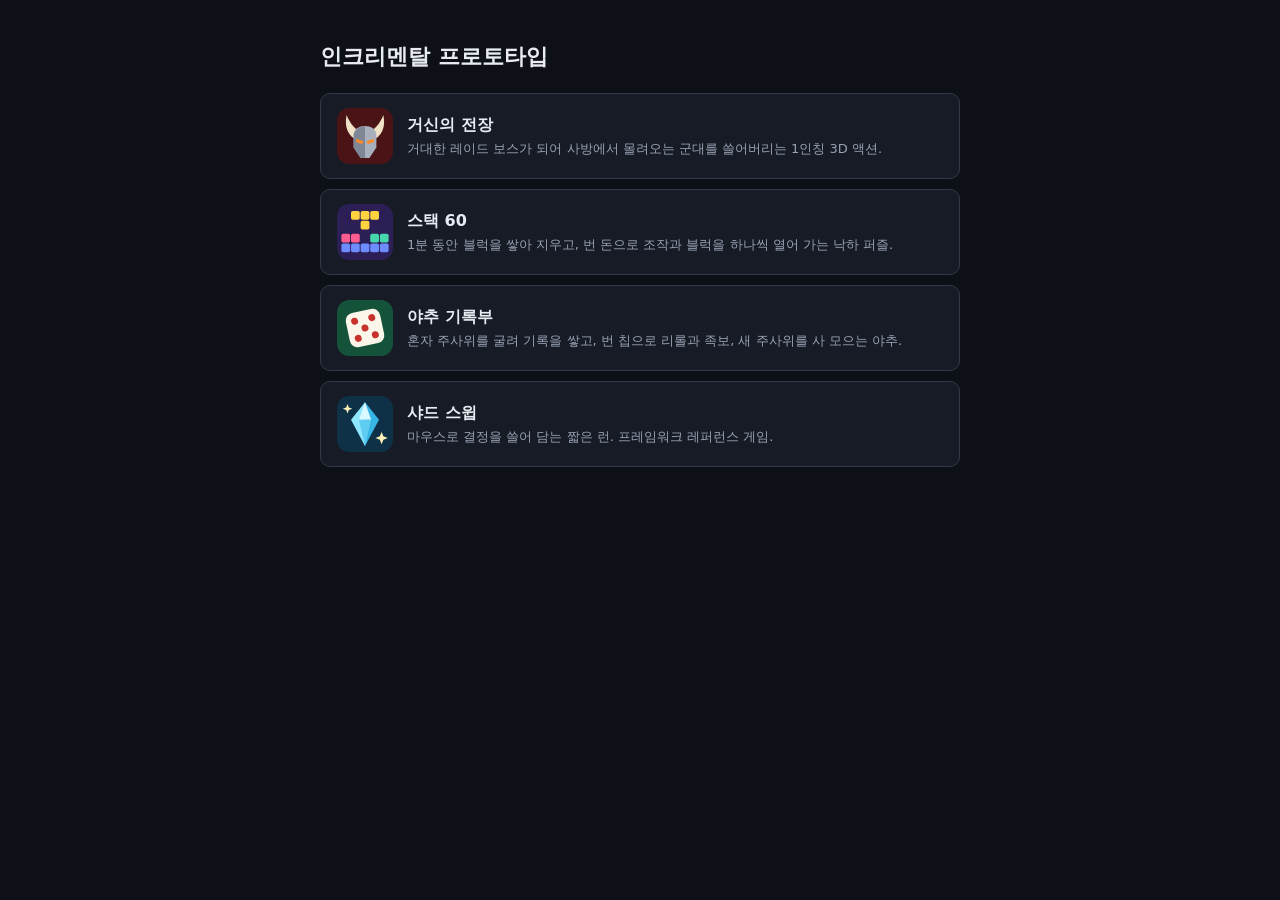
<file: index.html>
<!doctype html>
<html lang="ko">
  <head>
    <meta charset="UTF-8" />
    <meta name="viewport" content="width=device-width, initial-scale=1.0" />
    <title>인크리멘탈 프로토타입</title>
    <style>
      :root { color-scheme: dark; }
      body {
        margin: 0;
        min-height: 100vh;
        padding: 40px 16px;
        box-sizing: border-box;
        background: #0d1017;
        color: #e8ebf2;
        font: 15px/1.5 'Pretendard', 'Apple SD Gothic Neo', 'Malgun Gothic', system-ui, sans-serif;
      }
      main { max-width: 640px; margin: 0 auto; }
      h1 { margin: 0 0 20px; font-size: 22px; }
      ul { list-style: none; margin: 0; padding: 0; display: grid; gap: 10px; }
      a {
        display: block;
        padding: 14px 16px;
        background: #171b25;
        border: 1px solid #323a4b;
        border-radius: 10px;
        color: inherit;
        text-decoration: none;
      }
      a:hover, a:focus-visible { border-color: #ffc857; }
      .game-link { display: flex; align-items: center; gap: 14px; }
      .game-icon { flex: none; width: 56px; height: 56px; }
      strong { display: block; font-size: 16px; }
      span { color: #98a1b3; font-size: 13px; }
      li { position: relative; }
      .editor-link {
        position: absolute;
        right: 10px;
        top: 10px;
        padding: 3px 10px;
        font-size: 12px;
        color: #98a1b3;
      }
    </style>
    <script type="module" crossorigin src="./assets/main-BesG5t8I.js"></script>
    <link rel="modulepreload" crossorigin href="./assets/helpers-Dfcy-Kmj.js">
    <link rel="modulepreload" crossorigin href="./assets/types-4rIte7rE.js">
    <link rel="modulepreload" crossorigin href="./assets/game-Bwb5RKWh.js">
    <link rel="modulepreload" crossorigin href="./assets/node-data-BxSTLhiI.js">
    <link rel="modulepreload" crossorigin href="./assets/nodes-DGOYLgTH.js">
    <link rel="modulepreload" crossorigin href="./assets/game-BSry_J9k.js">
    <link rel="modulepreload" crossorigin href="./assets/game-jLyc4XNr.js">
    <link rel="modulepreload" crossorigin href="./assets/nodes-t-2dl3bg.js">
    <link rel="modulepreload" crossorigin href="./assets/game-tgYtKybv.js">
    <link rel="modulepreload" crossorigin href="./assets/nodes-D-NXODnc.js">
    <link rel="modulepreload" crossorigin href="./assets/game-DHMZC_Zm.js">
  </head>
  <body>
    <main>
      <h1>인크리멘탈 프로토타입</h1>
      <ul id="games"></ul>
    </main>
  </body>
</html>
</file>
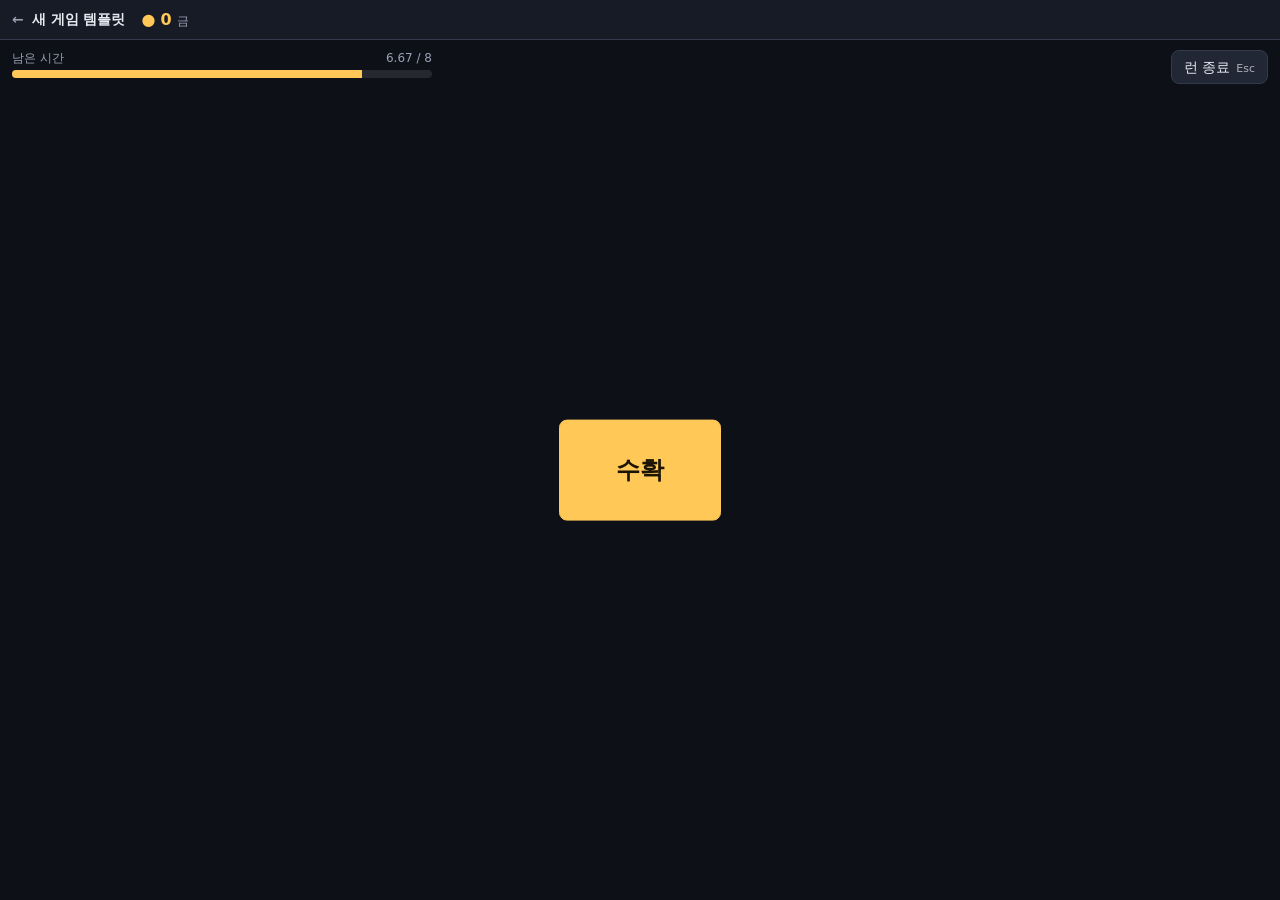
<file: games/_template/index.html>
<!doctype html>
<html lang="ko">
  <head>
    <meta charset="UTF-8" />
    <meta name="viewport" content="width=device-width, initial-scale=1.0" />
    <title>새 게임 템플릿</title>
    <script type="module" crossorigin src="../../assets/game-_template-DeR5yfRV.js"></script>
    <link rel="modulepreload" crossorigin href="../../assets/helpers-Dfcy-Kmj.js">
    <link rel="modulepreload" crossorigin href="../../assets/tree-view-B6yJx_lN.js">
    <link rel="modulepreload" crossorigin href="../../assets/run-options-BWgN2C4w.js">
    <link rel="modulepreload" crossorigin href="../../assets/types-4rIte7rE.js">
    <link rel="modulepreload" crossorigin href="../../assets/game-Bwb5RKWh.js">
    <link rel="stylesheet" crossorigin href="../../assets/tree-view-gRtzaPo-.css">
    <link rel="stylesheet" crossorigin href="../../assets/run-options-DPLwj1NY.css">
  </head>
  <body>
    <div id="app"></div>
  </body>
</html>
</file>
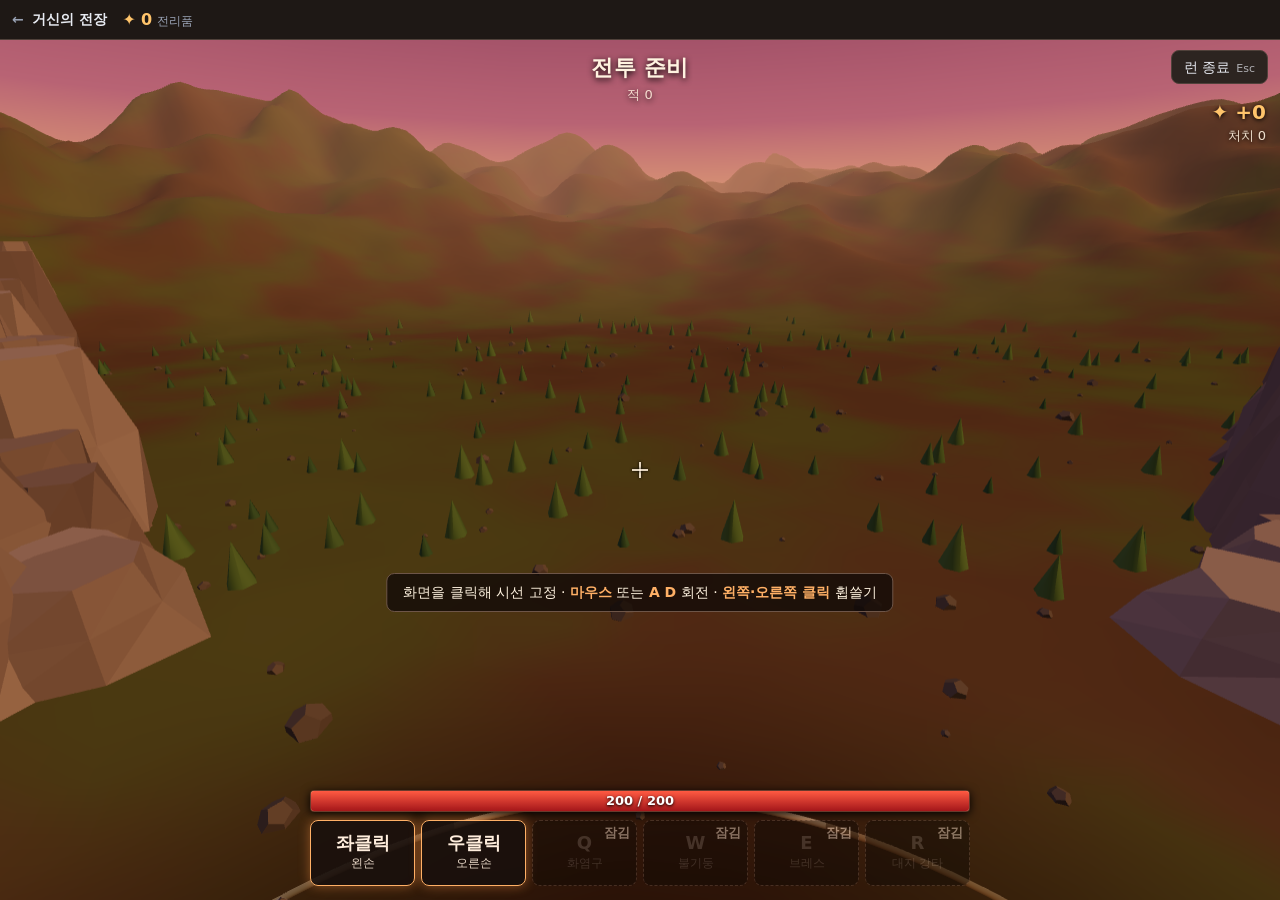
<file: games/raid-titan/index.html>
<!doctype html>
<html lang="ko">
  <head>
    <meta charset="UTF-8" />
    <meta name="viewport" content="width=device-width, initial-scale=1.0" />
    <title>거신의 전장</title>
    <script type="module" crossorigin src="../../assets/game-raid-titan-Bh16Uw5U.js"></script>
    <link rel="modulepreload" crossorigin href="../../assets/helpers-Dfcy-Kmj.js">
    <link rel="modulepreload" crossorigin href="../../assets/tree-view-B6yJx_lN.js">
    <link rel="modulepreload" crossorigin href="../../assets/run-options-BWgN2C4w.js">
    <link rel="modulepreload" crossorigin href="../../assets/run-options-DrbCneWl.js">
    <link rel="modulepreload" crossorigin href="../../assets/types-4rIte7rE.js">
    <link rel="modulepreload" crossorigin href="../../assets/node-data-BxSTLhiI.js">
    <link rel="modulepreload" crossorigin href="../../assets/nodes-DGOYLgTH.js">
    <link rel="modulepreload" crossorigin href="../../assets/game-BSry_J9k.js">
    <link rel="stylesheet" crossorigin href="../../assets/tree-view-gRtzaPo-.css">
    <link rel="stylesheet" crossorigin href="../../assets/run-options-DPLwj1NY.css">
    <link rel="stylesheet" crossorigin href="../../assets/game-raid-titan-DBEPSPsi.css">
  </head>
  <body>
    <div id="app"></div>
  </body>
</html>
</file>
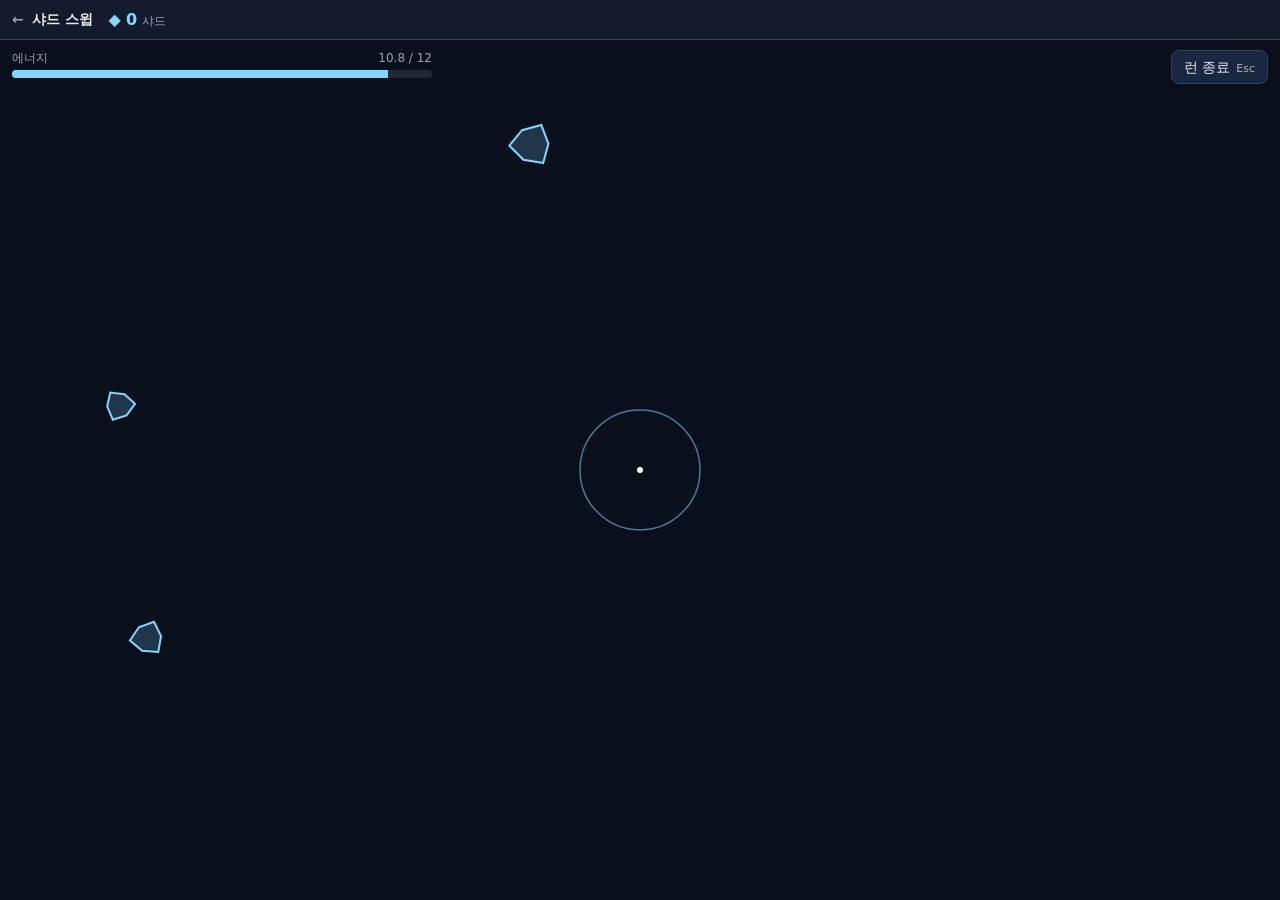
<file: games/shard-sweep/index.html>
<!doctype html>
<html lang="ko">
  <head>
    <meta charset="UTF-8" />
    <meta name="viewport" content="width=device-width, initial-scale=1.0" />
    <title>샤드 스윕</title>
    <script type="module" crossorigin src="../../assets/game-shard-sweep-BhQ6K4Eg.js"></script>
    <link rel="modulepreload" crossorigin href="../../assets/helpers-Dfcy-Kmj.js">
    <link rel="modulepreload" crossorigin href="../../assets/tree-view-B6yJx_lN.js">
    <link rel="modulepreload" crossorigin href="../../assets/run-options-BWgN2C4w.js">
    <link rel="modulepreload" crossorigin href="../../assets/types-4rIte7rE.js">
    <link rel="modulepreload" crossorigin href="../../assets/game-jLyc4XNr.js">
    <link rel="modulepreload" crossorigin href="../../assets/canvas-CnMf3MGV.js">
    <link rel="stylesheet" crossorigin href="../../assets/tree-view-gRtzaPo-.css">
    <link rel="stylesheet" crossorigin href="../../assets/run-options-DPLwj1NY.css">
  </head>
  <body>
    <div id="app"></div>
  </body>
</html>
</file>
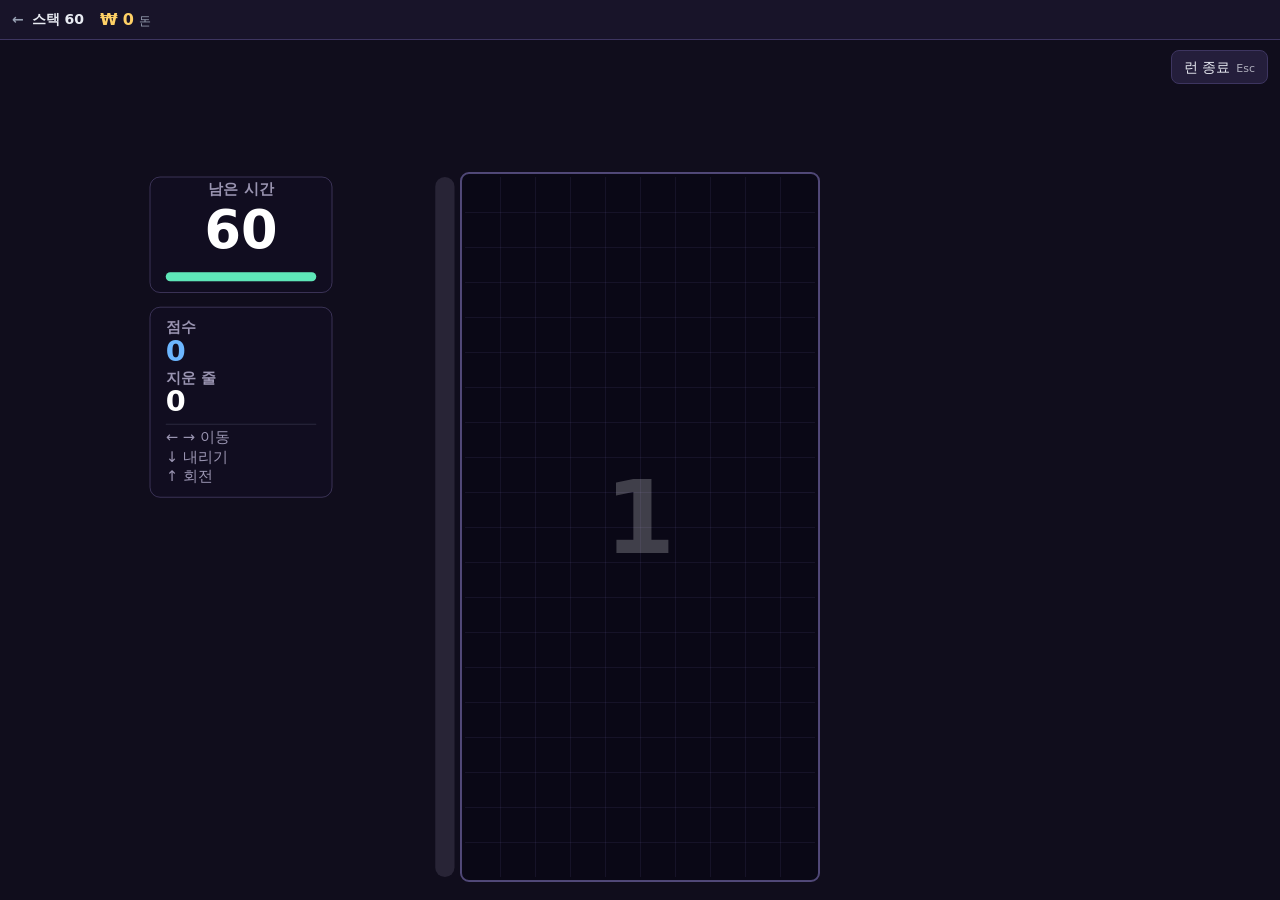
<file: games/stack-sixty/index.html>
<!doctype html>
<html lang="ko">
  <head>
    <meta charset="UTF-8" />
    <meta name="viewport" content="width=device-width, initial-scale=1.0" />
    <title>스택 60</title>
    <script type="module" crossorigin src="../../assets/game-stack-sixty-C2zCq8U1.js"></script>
    <link rel="modulepreload" crossorigin href="../../assets/helpers-Dfcy-Kmj.js">
    <link rel="modulepreload" crossorigin href="../../assets/tree-view-B6yJx_lN.js">
    <link rel="modulepreload" crossorigin href="../../assets/run-options-BWgN2C4w.js">
    <link rel="modulepreload" crossorigin href="../../assets/run-options-DrbCneWl.js">
    <link rel="modulepreload" crossorigin href="../../assets/types-4rIte7rE.js">
    <link rel="modulepreload" crossorigin href="../../assets/node-data-BxSTLhiI.js">
    <link rel="modulepreload" crossorigin href="../../assets/nodes-t-2dl3bg.js">
    <link rel="modulepreload" crossorigin href="../../assets/game-tgYtKybv.js">
    <link rel="modulepreload" crossorigin href="../../assets/canvas-CnMf3MGV.js">
    <link rel="stylesheet" crossorigin href="../../assets/tree-view-gRtzaPo-.css">
    <link rel="stylesheet" crossorigin href="../../assets/run-options-DPLwj1NY.css">
    <link rel="stylesheet" crossorigin href="../../assets/game-stack-sixty-xwbu5Iz2.css">
  </head>
  <body>
    <div id="app"></div>
  </body>
</html>
</file>
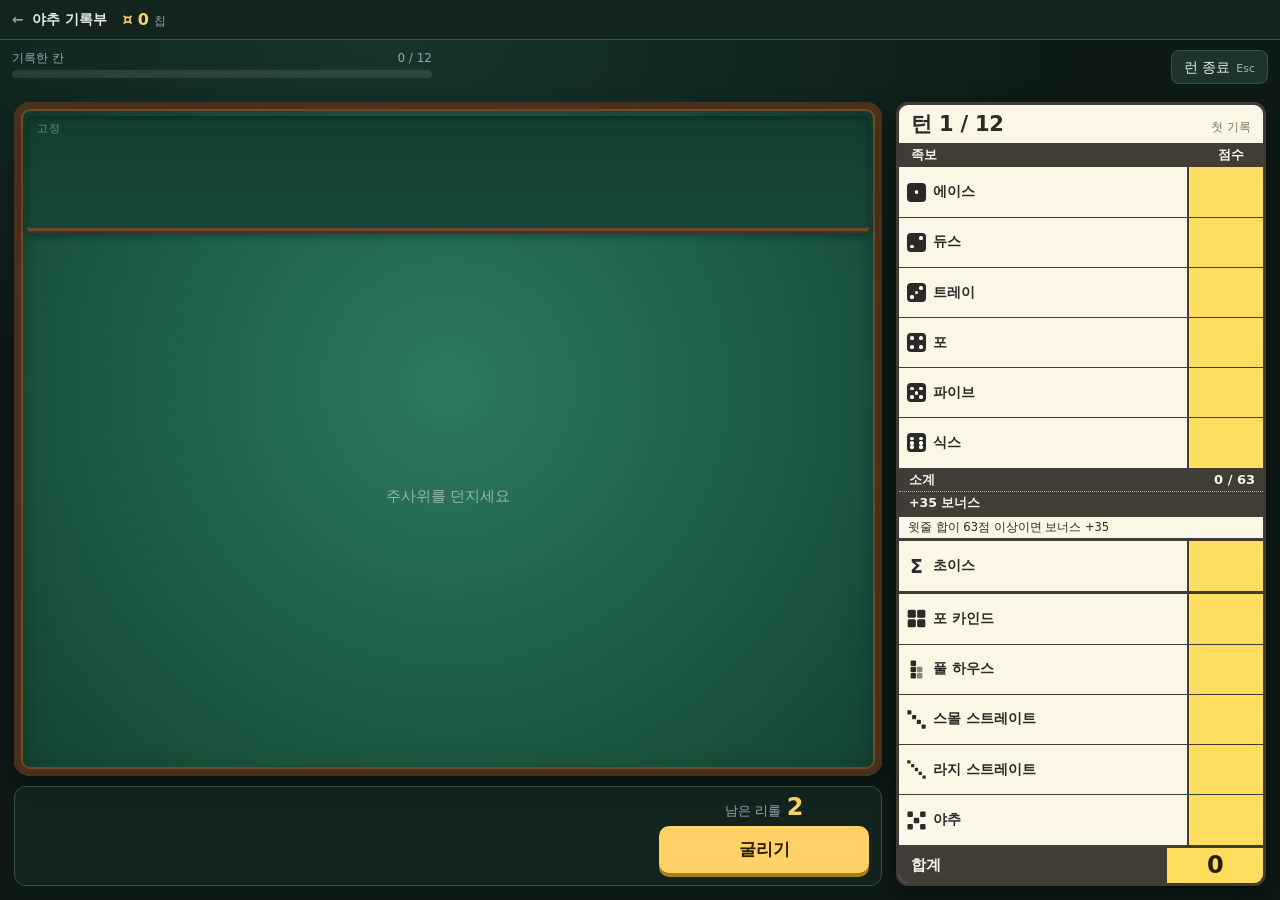
<file: games/yacht-ledger/index.html>
<!doctype html>
<html lang="ko">
  <head>
    <meta charset="UTF-8" />
    <meta name="viewport" content="width=device-width, initial-scale=1.0" />
    <title>야추 기록부</title>
    <script type="module" crossorigin src="../../assets/game-yacht-ledger-CXQXkFSC.js"></script>
    <link rel="modulepreload" crossorigin href="../../assets/helpers-Dfcy-Kmj.js">
    <link rel="modulepreload" crossorigin href="../../assets/tree-view-B6yJx_lN.js">
    <link rel="modulepreload" crossorigin href="../../assets/run-options-BWgN2C4w.js">
    <link rel="modulepreload" crossorigin href="../../assets/types-4rIte7rE.js">
    <link rel="modulepreload" crossorigin href="../../assets/node-data-BxSTLhiI.js">
    <link rel="modulepreload" crossorigin href="../../assets/nodes-D-NXODnc.js">
    <link rel="modulepreload" crossorigin href="../../assets/game-DHMZC_Zm.js">
    <link rel="modulepreload" crossorigin href="../../assets/canvas-CnMf3MGV.js">
    <link rel="stylesheet" crossorigin href="../../assets/tree-view-gRtzaPo-.css">
    <link rel="stylesheet" crossorigin href="../../assets/run-options-DPLwj1NY.css">
    <link rel="stylesheet" crossorigin href="../../assets/game-yacht-ledger-CLpUfGGQ.css">
  </head>
  <body>
    <div id="app"></div>
  </body>
</html>
</file>
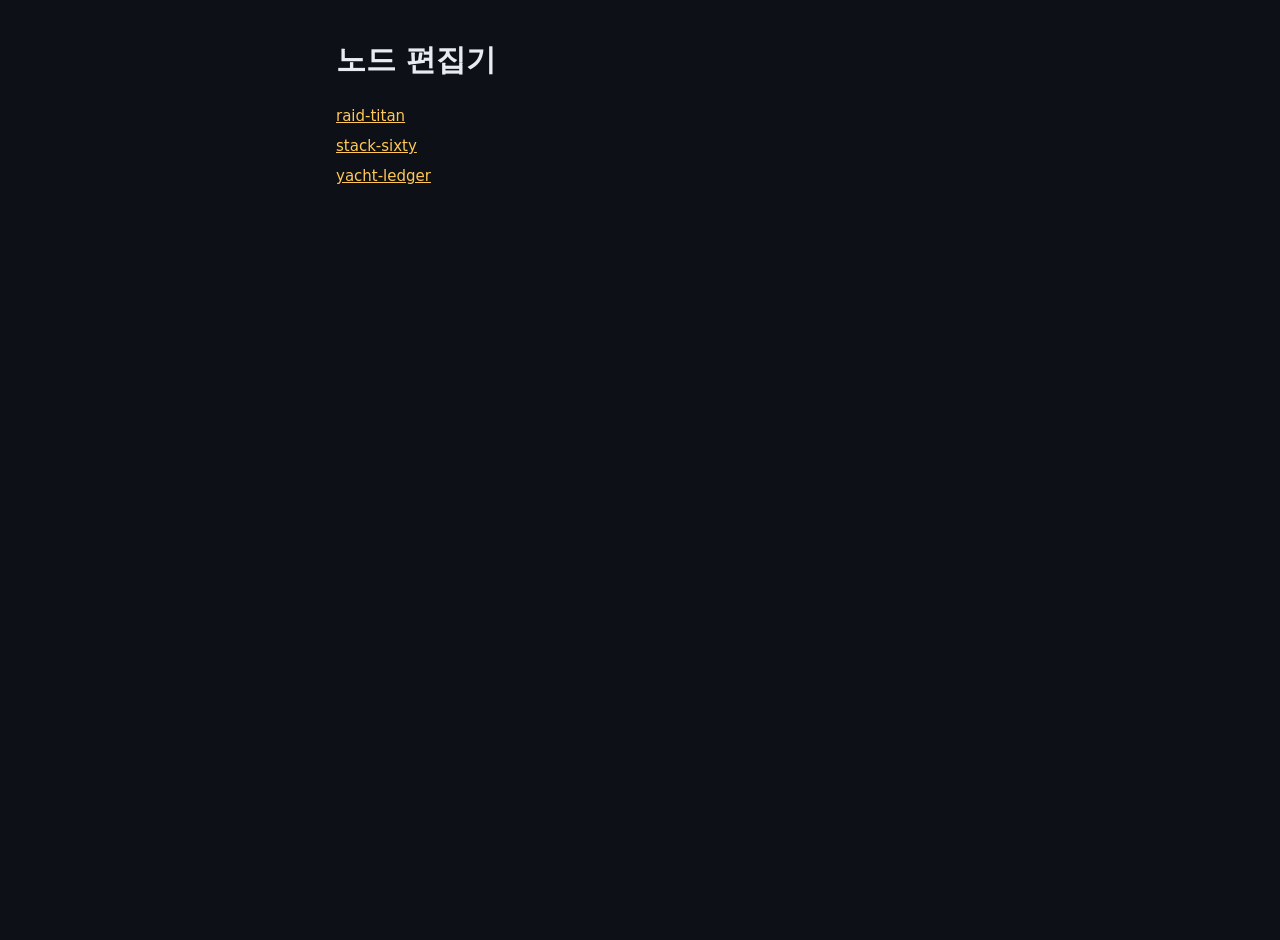
<file: editor.html>
<!doctype html>
<html lang="ko">
  <head>
    <meta charset="UTF-8" />
    <meta name="viewport" content="width=device-width, initial-scale=1.0" />
    <title>노드 편집기</title>
    <style>
      html, body, #app { height: 100%; margin: 0; }
      body { background: #0d1017; }
    </style>
    <script type="module" crossorigin src="./assets/editor-DT9W8Nrp.js"></script>
    <link rel="modulepreload" crossorigin href="./assets/helpers-Dfcy-Kmj.js">
    <link rel="modulepreload" crossorigin href="./assets/tree-view-B6yJx_lN.js">
    <link rel="modulepreload" crossorigin href="./assets/node-data-BxSTLhiI.js">
    <link rel="stylesheet" crossorigin href="./assets/tree-view-gRtzaPo-.css">
    <link rel="stylesheet" crossorigin href="./assets/editor-DX-PJrjj.css">
  </head>
  <body>
    <div id="app"></div>
  </body>
</html>
</file>
<file: assets/tree-view-gRtzaPo-.css>
:root{--bg: #0d1017;--bg-grid: #1a1f2b;--surface: #171b25;--surface-2: #212734;--border: #323a4b;--text: #e8ebf2;--text-dim: #98a1b3;--accent: #ffc857;--accent-ink: #1b1403;--danger: #ff6b6b;--node-size: 68px;color-scheme:dark}*{box-sizing:border-box}[hidden]{display:none!important}html,body,#app{height:100%;margin:0}body{background:var(--bg);color:var(--text);font:14px/1.45 Pretendard,Apple SD Gothic Neo,Malgun Gothic,system-ui,sans-serif;font-variant-numeric:tabular-nums;overscroll-behavior:none}button{font:inherit;color:inherit}.shell{display:grid;grid-template-rows:auto 1fr;height:100%;background:var(--bg);color:var(--text)}.topbar{display:flex;flex-wrap:wrap;align-items:center;gap:8px 16px;padding:8px 12px;background:var(--surface);border-bottom:1px solid var(--border);z-index:3}.topbar__title{font-weight:700;white-space:nowrap}.topbar__title a{color:var(--text-dim);text-decoration:none;margin-right:8px}.topbar__title a:hover{color:var(--text)}.wallet{display:flex;flex-wrap:wrap;gap:6px 14px;flex:1;min-width:120px}.wallet__item{display:inline-flex;align-items:baseline;gap:5px;font-weight:700;font-size:16px}.wallet__item small{font-weight:400;font-size:12px;color:var(--text-dim)}.tabs{display:flex;gap:4px}.tabs button{background:transparent;border:1px solid var(--border);border-radius:6px;padding:4px 10px;cursor:pointer}.tabs button[aria-selected=true]{background:var(--surface-2);border-color:var(--accent)}.tabs button{position:relative}.tabs button[data-dot]:after{content:"";position:absolute;top:-4px;right:-4px;width:10px;height:10px;border-radius:50%;background:#ff3b4e;box-shadow:0 0 0 2px var(--surface),0 0 8px #ff3b4e}.outgame-page{position:absolute;top:0;right:0;bottom:0;left:0;z-index:20}.outgame-page[hidden]{display:none}.dev-panel__pages{display:grid;gap:6px}.dev-panel__pages:empty{display:none}.dev-panel__pages h3{margin:6px 0 0;font-size:13px}.btn{background:var(--surface-2);border:1px solid var(--border);border-radius:8px;padding:6px 12px;cursor:pointer;white-space:nowrap}.btn:hover{border-color:var(--text-dim)}.btn--primary{background:var(--accent);border-color:var(--accent);color:var(--accent-ink);font-weight:700;padding:8px 18px}.btn--primary:hover{filter:brightness(1.08);border-color:var(--accent)}.btn kbd{font:inherit;font-size:11px;opacity:.7;margin-left:6px}:focus-visible{outline:2px solid var(--accent);outline-offset:2px}.stage{position:relative;min-height:0;overflow:hidden}.screen{position:absolute;top:0;right:0;bottom:0;left:0}.screen[hidden]{display:none}.stats-panel{position:absolute;top:12px;left:12px;width:190px;max-height:calc(100% - 24px);overflow:auto;padding:10px 12px;background:color-mix(in srgb,var(--surface) 90%,transparent);border:1px solid var(--border);border-radius:10px;z-index:2}.stats-panel h2{margin:0 0 6px;font-size:12px;font-weight:600;color:var(--text-dim)}.stats-panel dl{display:grid;grid-template-columns:1fr auto;gap:2px 10px;margin:0;font-size:13px}.stats-panel dt{color:var(--text-dim)}.stats-panel dd{margin:0;text-align:right;font-weight:600}.summary{position:absolute;left:50%;bottom:16px;transform:translate(-50%);display:flex;flex-wrap:wrap;align-items:center;gap:8px 18px;max-width:calc(100% - 24px);padding:10px 16px;background:var(--surface);border:1px solid var(--border);border-radius:12px;box-shadow:0 10px 30px #00000073;z-index:30;animation:rise .25s ease-out}.summary[hidden]{display:none}.summary__reason{color:var(--text-dim)}.summary__earned{font-weight:700;font-size:16px}.summary__hint{color:var(--accent);font-size:13px}@keyframes rise{0%{opacity:0;transform:translate(-50%,10px)}to{opacity:1;transform:translate(-50%)}}.ingame__view{position:absolute;top:0;right:0;bottom:0;left:0}.hud{position:absolute;top:10px;left:12px;right:12px;display:flex;flex-wrap:wrap;align-items:flex-start;gap:8px;pointer-events:none;z-index:2}.hud__meters{flex:1;display:grid;gap:6px;max-width:420px;min-width:160px}.hud .btn{pointer-events:auto;margin-left:auto}.meter{display:grid;gap:2px;font-size:12px}.meter__label{display:flex;justify-content:space-between;color:var(--text-dim)}.meter__track{height:8px;background:#ffffff1a;border-radius:4px;overflow:hidden}.meter__fill{height:100%;width:0;background:var(--accent)}.dev-panel__run{display:contents}.tv-viewport{position:absolute;top:0;right:0;bottom:0;left:0;overflow:hidden;touch-action:none;cursor:grab;-webkit-user-select:none;user-select:none;background-color:var(--bg);background-image:radial-gradient(var(--bg-grid) 1.5px,transparent 1.5px);background-size:32px 32px}.tv-viewport.is-panning{cursor:grabbing}.tv-world{position:absolute;left:0;top:0;width:0;height:0;transform-origin:0 0}.tv-edges{position:absolute;left:0;top:0;width:1px;height:1px;overflow:visible;pointer-events:none}.tv-edge{stroke:var(--border);stroke-width:3;transition:stroke .2s}.tv-edge[data-kind=hint]{stroke-dasharray:4 8;opacity:.6}.tv-edge[data-kind=open]{stroke:var(--text-dim)}.tv-edge[data-kind=owned]{stroke:var(--accent)}.tv-node{position:absolute;width:var(--node-size);height:var(--node-size);margin:calc(var(--node-size) / -2) 0 0 calc(var(--node-size) / -2);padding:0;background:none;border:0;cursor:pointer;touch-action:none}.tv-node[hidden]{display:none}.tv-node__body{position:absolute;top:0;right:0;bottom:0;left:0;display:grid;place-items:center;overflow:hidden;background:var(--surface-2);border:2px solid var(--border);border-radius:14px;transition:border-color .15s,background .15s,box-shadow .15s,transform .1s}.tv-node[data-shape=circle] .tv-node__body{border-radius:50%}.tv-node[data-shape=diamond] .tv-node__body{transform:rotate(45deg) scale(.82);border-radius:12px}.tv-node[data-shape=diamond] .tv-node__icon{transform:rotate(-45deg)}.tv-node__icon{font-size:26px;line-height:1}.tv-node__level{position:absolute;top:-7px;right:-9px;z-index:1;min-width:30px;padding:1px 6px;text-align:center;font-size:12px;font-weight:800;line-height:1.35;color:var(--text);background:var(--bg);border:1.5px solid var(--text-dim);border-radius:9px;pointer-events:none}.tv-node[data-owned=true] .tv-node__level{color:var(--accent);border-color:var(--accent)}.tv-node[data-state=maxed] .tv-node__level{color:var(--accent);background:var(--bg);border-color:var(--accent);box-shadow:0 0 0 2px var(--bg)}.tv-node__label{position:absolute;top:calc(100% + 4px);left:50%;transform:translate(-50%);width:120px;text-align:center;font-size:12px;line-height:1.25;pointer-events:none;text-shadow:0 1px 3px var(--bg),0 0 6px var(--bg)}.tv-node__name{display:block}.tv-node__meta{display:block;color:var(--text-dim);font-weight:600}.tv-node:hover .tv-node__body{border-color:var(--text-dim)}.tv-node[data-state=teaser]{cursor:default}.tv-node[data-state=teaser] .tv-node__body{background:transparent;border-style:dashed;border-color:var(--border);color:var(--text-dim)}.tv-node[data-state=locked] .tv-node__body{border-style:dashed;opacity:.75}.tv-node[data-state=poor] .tv-node__icon{opacity:.55}.tv-node[data-state=ready] .tv-node__body{border-color:var(--accent);box-shadow:0 0 14px color-mix(in srgb,var(--accent) 55%,transparent)}.tv-node[data-state=ready] .tv-node__meta{color:var(--accent)}.tv-node[data-owned=true] .tv-node__body{background:color-mix(in srgb,var(--accent) 55%,var(--surface-2));border-color:var(--accent)}.tv-node[data-owned=true] .tv-node__icon{opacity:1;color:#fff}.tv-node[data-state=maxed] .tv-node__body{background:var(--accent)}.tv-node[data-state=maxed] .tv-node__icon{color:var(--accent-ink)}.tv-node[data-state=maxed] .tv-node__meta{color:var(--accent)}.tv-node.is-bought .tv-node__body{animation:node-bought .28s ease-out}.tv-node.is-denied .tv-node__body{animation:node-denied .22s ease-out}.tv-node.is-new{animation:node-new .4s ease-out}@keyframes node-bought{40%{filter:brightness(1.8);box-shadow:0 0 24px var(--accent)}}@keyframes node-denied{25%{translate:-4px 0}75%{translate:4px 0}}@keyframes node-new{0%{opacity:0;scale:.5}}.tv-tools{position:absolute;right:12px;bottom:12px;display:flex;gap:8px;z-index:2}.btn:disabled{opacity:.45;cursor:default;border-color:var(--border)}.tv-tip{position:fixed;width:260px;padding:10px 12px;background:var(--surface);border:1px solid var(--border);border-radius:10px;box-shadow:0 10px 30px #00000080;pointer-events:none;z-index:10;font-size:13px}.tv-tip[hidden]{display:none}.tv-tip h3{margin:0;font-size:15px;display:flex;justify-content:space-between;gap:8px}.tv-tip h3 small{font-weight:400;color:var(--text-dim);font-size:12px;white-space:nowrap}.tv-tip p{margin:4px 0 0;color:var(--text-dim)}.tv-tip ul{list-style:none;margin:6px 0 0;padding:0}.tv-tip b{font-weight:800;color:var(--text)}.tv-tip b.is-grow{color:var(--accent)}.tv-tip .is-up{color:var(--accent);font-weight:700}.tv-tip .is-block,.tv-tip .is-poor{color:var(--danger)}.tv-tip__price{margin-top:6px;padding-top:6px;border-top:1px solid var(--border);font-weight:700}.dev-panel{position:fixed;right:12px;top:60px;display:grid;gap:6px;width:200px;padding:10px;background:#24140a;border:1px solid #a8612a;border-radius:10px;z-index:20;font-size:12px}.dev-panel[hidden]{display:none}.dev-panel h2{margin:0;font-size:12px;color:#f2a65a}.dev-panel .btn{padding:4px 8px;font-size:12px;text-align:left}.dev-panel{max-height:calc(100vh - 80px);overflow:auto;z-index:50}.dev-levels{display:grid;gap:6px;font-size:12px;color:#f2d7b8}.dev-levels summary{cursor:pointer;padding:2px 0;color:#f2a65a;font-weight:700}.dev-levels__actions{display:grid;gap:4px;margin:6px 0}.dev-levels__list{display:grid;gap:2px}.dev-levels__row{display:grid;grid-template-columns:1fr 22px 30px 22px;align-items:center;gap:3px}.dev-levels__row .btn{padding:0;text-align:center}.dev-levels__row.is-on .dev-levels__name{color:#ffd166}.dev-levels__name{overflow:hidden;white-space:nowrap;text-overflow:ellipsis}.dev-levels__value{text-align:center;font-variant-numeric:tabular-nums}.fatal{margin:24px;padding:16px;background:#2a1214;border:1px solid var(--danger);border-radius:10px;white-space:pre-wrap;font-family:ui-monospace,Consolas,monospace}@media(max-width:720px){.stats-panel{display:none}.topbar{padding:6px 10px}}@media(prefers-reduced-motion:reduce){*,*:before,*:after{animation-duration:.01ms!important;transition-duration:.01ms!important}}
</file>
<file: assets/run-options-DPLwj1NY.css>
.run-options{position:absolute;right:12px;top:12px;z-index:5;display:grid;gap:4px;width:190px;padding:10px 12px;background:color-mix(in srgb,var(--surface) 92%,transparent);border:1px solid var(--border);border-radius:10px;font-size:13px;color:var(--text)}.run-options[hidden]{display:none}.run-options h2{margin:0 0 2px;font-size:12px;font-weight:600;color:var(--text-dim)}.run-options label{display:flex;align-items:center;gap:8px;cursor:pointer}.run-options label[hidden]{display:none}.run-options input{margin:0;accent-color:var(--accent)}
</file>
<file: assets/game-raid-titan-DBEPSPsi.css>
.rt-root{position:absolute;top:0;right:0;bottom:0;left:0;overflow:hidden;background:#1a1210;cursor:crosshair;-webkit-user-select:none;user-select:none}.rt-root canvas{position:absolute;top:0;right:0;bottom:0;left:0;width:100%;height:100%;display:block}.rt-overlay{pointer-events:none;z-index:2}.rt-cross{position:absolute;left:50%;top:50%;width:22px;height:22px;margin:-11px 0 0 -11px;pointer-events:none;z-index:3}.rt-cross:before,.rt-cross:after{content:"";position:absolute;background:#fff0dcd9;box-shadow:0 0 3px #000}.rt-cross:before{left:10px;top:3px;width:2px;height:16px}.rt-cross:after{top:10px;left:3px;height:2px;width:16px}.rt-wave{position:absolute;top:12px;left:50%;transform:translate(-50%);text-align:center;pointer-events:none;z-index:4;color:#fff3e0;text-shadow:0 2px 6px #000}.rt-wave__title{font-size:22px;font-weight:800;letter-spacing:.02em}.rt-wave__title.is-gate{color:#ff8f5a}.rt-wave__sub{font-size:13px;opacity:.85;margin-top:2px;font-variant-numeric:tabular-nums}.rt-banner{position:absolute;left:50%;top:21%;transform:translate(-50%,-50%);text-align:center;pointer-events:none;z-index:5;opacity:0;transition:opacity .25s;white-space:nowrap}.rt-banner.is-on{opacity:1}.rt-banner__big{font-size:clamp(30px,5vw,60px);font-weight:900;color:#ffb27a;text-shadow:0 0 22px rgb(255 90 30 / .85),0 3px 8px #000;letter-spacing:.04em}.rt-banner__big.is-good{color:#ffe9a8;text-shadow:0 0 26px rgb(255 200 80 / .9),0 3px 8px #000}.rt-banner__big.is-bad{color:#ff6b5e;text-shadow:0 0 26px rgb(255 40 30 / .9),0 3px 8px #000}.rt-banner__small{margin-top:4px;font-size:clamp(14px,1.8vw,20px);color:#fff;text-shadow:0 2px 5px #000;font-weight:600}.rt-bottom{position:absolute;left:50%;bottom:14px;transform:translate(-50%);width:min(660px,94vw);pointer-events:none;z-index:4}.rt-hp{position:relative;height:22px;background:#140806d1;border:1px solid #6a3a2c;border-radius:4px;overflow:hidden;margin-bottom:8px;box-shadow:0 2px 10px #000}.rt-hp__lag{position:absolute;top:0;right:0;bottom:0;left:0;width:100%;background:#ffd9a0;transform-origin:left}.rt-hp__fill{position:absolute;top:0;right:0;bottom:0;left:0;width:100%;background:linear-gradient(#ff5a42,#a4161a);transform-origin:left}.rt-hp__text{position:absolute;top:0;right:0;bottom:0;left:0;display:grid;place-items:center;font-size:13px;font-weight:700;color:#fff;text-shadow:0 1px 3px #000;font-variant-numeric:tabular-nums}.rt-root.is-hurt .rt-hp{border-color:#ff7a5a}.rt-skills{display:grid;grid-template-columns:repeat(6,1fr);gap:6px}.rt-skill{position:relative;height:66px;background:#18100ddb;border:1px solid #6d5548;border-radius:8px;overflow:hidden;color:#fed;display:flex;flex-direction:column;align-items:center;justify-content:center}.rt-skill__key{font-size:18px;font-weight:900;line-height:1}.rt-skill__name{font-size:12px;margin-top:3px;opacity:.9}.rt-skill__cd{position:absolute;left:0;right:0;bottom:0;height:100%;background:#0000009e;transform-origin:bottom}.rt-skill__num{position:absolute;top:3px;right:6px;font-size:13px;font-weight:800;font-variant-numeric:tabular-nums}.rt-skill.is-ready{border-color:#ffb066;box-shadow:0 0 12px #ff964673}.rt-skill.is-active{border-color:#fff;box-shadow:0 0 18px #ffc878e6}.rt-skill.is-locked{opacity:.42;border-style:dashed}.rt-log{position:absolute;left:14px;top:78px;width:196px;display:grid;gap:3px;pointer-events:none;z-index:4;font-size:13px;color:#fff}.rt-log[hidden]{display:none}.rt-log__title{font-size:11px;color:#ffb4a0;font-weight:700;text-shadow:0 1px 3px #000}.rt-log__row{display:grid;grid-template-columns:22px 1fr auto;align-items:center;gap:6px;padding:3px 7px;background:#180a08c2;border-radius:5px;border-left:3px solid var(--c);font-variant-numeric:tabular-nums}.rt-log__row[hidden]{display:none}.rt-log__mark{color:var(--c);font-weight:800;text-align:center}.rt-log__dir{opacity:.9;font-size:12px}.rt-log__dmg{color:#ffb4a0;font-weight:700;font-size:12px}.rt-stats{position:absolute;right:14px;top:58px;text-align:right;pointer-events:none;z-index:4;color:#fff3e0;text-shadow:0 1px 4px #000;font-variant-numeric:tabular-nums}.rt-stats__spoils{font-size:20px;font-weight:800;color:#ffc46b}.rt-stats__kills{font-size:13px;opacity:.9}.rt-stats__combo{font-size:24px;font-weight:900;color:#fff;margin-top:2px;opacity:0}.rt-stats__fps{font-size:11px;opacity:.75;margin-top:2px}.rt-hint{position:absolute;left:50%;top:62%;transform:translate(-50%);padding:8px 16px;background:#120a08cc;border:1px solid #6d5548;border-radius:8px;font-size:14px;color:#fff3e0;pointer-events:none;z-index:4;white-space:nowrap;transition:opacity .4s}.rt-hint.is-off{opacity:0}.rt-hint b{color:#ffb066}.rt-pause{position:absolute;top:0;right:0;bottom:0;left:0;display:grid;place-content:center;text-align:center;gap:6px;background:#0a05048c;z-index:6;color:#fff;font-size:16px;pointer-events:none}.rt-pause[hidden]{display:none}.rt-pause strong{font-size:34px}@media(max-width:720px){.rt-log{top:96px;width:160px;font-size:12px}.rt-skill{height:54px}.rt-hint{white-space:normal;width:86vw;text-align:center}}
</file>
<file: assets/game-stack-sixty-xwbu5Iz2.css>
.ach{background:var(--bg);overflow-y:auto}.ach__inner{max-width:760px;margin:0 auto;padding:20px 16px 40px}.ach__header{display:flex;align-items:baseline;justify-content:space-between;gap:12px;margin-bottom:14px}.ach__header h2{margin:0;font-size:20px}.ach__count{color:var(--text-dim);font-size:13px}.ach__list{display:grid;gap:8px}.ach-card{display:flex;align-items:center;gap:16px;padding:12px 14px;background:var(--surface);border:1px solid var(--border);border-radius:10px}.ach-card--ready{border-color:var(--accent);background:color-mix(in srgb,var(--accent) 12%,var(--surface));animation:ach-glow 1.6s ease-in-out infinite}.ach-card--done{opacity:.55}@keyframes ach-glow{50%{box-shadow:0 0 14px color-mix(in srgb,var(--accent) 45%,transparent)}}.ach-card__body{flex:1;min-width:0}.ach-card__head{display:flex;flex-wrap:wrap;align-items:center;gap:8px}.ach-card__mode{font-size:11px;color:var(--text-dim);border:1px solid var(--border);border-radius:999px;padding:0 7px}.ach-card__pips{display:inline-flex;gap:3px;margin-left:auto}.ach-card__pips i{width:9px;height:9px;border-radius:50%;background:var(--border)}.ach-card__pips i.is-done{background:var(--accent)}.ach-card__pips i.is-current{background:transparent;box-shadow:inset 0 0 0 2px var(--accent)}.ach-card__text{margin:4px 0 8px;font-size:13px;color:var(--text-dim)}.ach-card__track{position:relative;height:18px;border-radius:9px;overflow:hidden;background:#d6cef01f}.ach-card__fill{height:100%;background:#5ee6b8;opacity:.55}.ach-card--ready .ach-card__fill{background:var(--accent);opacity:.8}.ach-card--score .ach-card__fill,.ach-card--ready.ach-card--score .ach-card__fill{background:#6cb6ff;opacity:.8}.summary__earned{color:#ffd166}.ach-card__value{position:absolute;top:0;right:0;bottom:0;left:0;display:grid;place-items:center;font-size:12px;font-weight:700}.ach-card__side{display:grid;justify-items:center;gap:6px;width:104px;flex:none}.ach-card__icon{flex:none;width:44px;height:44px;display:grid;place-items:center;align-self:center;font-size:24px;color:var(--text);background:var(--surface-2);border:1px solid var(--border);border-radius:10px}.ach-card--ready .ach-card__icon{color:var(--accent);border-color:var(--accent)}.ach-card__reward{font-weight:800;color:#ffd166;white-space:nowrap}.ach-card__reward.is-ticket{color:#ff8fd0}.ach-card__check{font-size:24px;font-weight:800;color:#5ee6b8}.ach-card__claim{display:grid;justify-items:center;gap:1px;width:100%;padding:6px 8px;font-size:14px}.ach-card__claim small{font-size:11px;font-weight:600;opacity:.8}.ach-card__claim:disabled{cursor:default;opacity:.75}.ach-card__claim.btn--primary .ach-card__reward{color:inherit}.ach-coin{position:fixed;left:0;top:0;z-index:1000;width:22px;height:22px;margin:-11px 0 0 -11px;display:grid;place-items:center;border-radius:50%;font-size:12px;font-weight:900;color:#5c3b00;background:radial-gradient(circle at 35% 30%,#fff1b8,#ffd166 55%,#d99a1c);box-shadow:0 0 10px #ffd166cc;pointer-events:none}.ach-ticket{border-radius:5px;color:#5c0f3f;background:linear-gradient(135deg,#ffd0ec,#ff8fd0);box-shadow:0 0 10px #ff8fd0cc}.ach-gain{position:fixed;left:0;top:0;z-index:1000;font-weight:900;font-size:16px;color:#ffd166;text-shadow:0 1px 3px #000;pointer-events:none}@media(max-width:560px){.ach-card{gap:10px;padding:10px}.ach-card__side{width:84px}}.eq{background:var(--bg);overflow-y:auto;-webkit-user-select:none;user-select:none}.eq__inner{display:grid;grid-template-columns:308px minmax(0,560px) 280px;justify-content:center;gap:24px;padding:20px 16px 40px;align-items:start}.eq__left{position:sticky;top:20px;max-height:calc(100vh - 96px);overflow:hidden auto;padding:2px}.eq-inventory h3{margin-top:0}.eq h3{margin:16px 0 8px;font-size:14px;color:var(--text-dim)}.eq-board{position:relative;background:var(--surface);border-radius:8px;box-shadow:0 0 0 2px var(--border)}.eq-slot{position:absolute;box-sizing:border-box;border:1px solid var(--border);background:#d6cef008}.eq-block{position:absolute;left:0;top:0;cursor:grab}.eq-block.is-hover .eq-cell{filter:brightness(1.18)}.eq-cell{position:absolute;box-sizing:border-box;display:grid;place-items:center;border:1px solid rgba(0,0,0,.18);font-size:14px;font-weight:800;color:#0a0816bf}.eq-shape{position:relative;flex:none}.eq-mark{position:absolute;box-sizing:border-box;pointer-events:none;border-radius:4px}.eq-mark.is-good{background:#5ee6b859;box-shadow:inset 0 0 0 2px #5ee6b8}.eq-mark.is-bad{background:#ff6b6b59;box-shadow:inset 0 0 0 2px #ff6b6b}.eq-range{position:absolute;box-sizing:border-box;pointer-events:none;border:2px dashed #b9a6ff}.eq-range.is-applied{border-color:#5ee6b8}.eq-ghost{position:fixed;left:0;top:0;z-index:900;pointer-events:none;opacity:.82;filter:drop-shadow(0 6px 10px rgba(0,0,0,.5))}.eq-ghost[hidden]{display:none}.eq-reason{min-height:18px;margin:8px 0 0;color:#ff6b6b;font-size:13px}.eq-hint{margin:2px 0 0;color:var(--text-dim);font-size:12px;line-height:1.5}.eq-empty{color:var(--text-dim);font-size:13px}.eq-card{padding:8px 10px;background:var(--surface);border:1px solid var(--border);border-radius:8px}.eq-items{display:grid;grid-template-columns:repeat(2,minmax(0,1fr));gap:8px;align-items:stretch}.eq-card.is-hover{border-color:var(--accent)}.eq-card--item{cursor:grab;border-left:3px solid var(--rarity)}.eq-card--item:hover{background:var(--surface-2)}.eq-card--item.is-held{opacity:.35}.eq-card--item.is-new{animation:eq-pop .35s ease-out;box-shadow:0 0 14px color-mix(in srgb,var(--rarity) 60%,transparent)}.eq-card--item .eq-card__head{flex-wrap:wrap;min-height:44px}.eq-tip{position:fixed;left:0;top:0;z-index:950;max-width:300px;padding:10px 12px;pointer-events:none;background:var(--surface-2);border:1px solid var(--border);border-radius:8px;box-shadow:0 6px 18px #00000080}.eq-tip[hidden]{display:none}.eq-card__head{display:flex;align-items:center;gap:10px}.eq-card__rarity{margin-left:auto;color:var(--rarity);font-size:12px}.eq-lines{list-style:none;margin:6px 0 0;padding:0;display:grid;gap:3px}.eq-line{display:flex;gap:6px;font-size:13px;color:var(--text-dim)}.eq-line.is-on{color:var(--text)}.eq-line.is-idle{color:var(--text-dim)}.eq-line.is-on.is-score,.eq-totals .is-score{color:#6cb6ff}.eq-line__mark{flex:none;color:#5d6474;font-size:10px;line-height:18px}.eq-line.is-on .eq-line__mark{color:#5ee6b8}.eq-line__body{display:flex;flex-wrap:wrap;column-gap:6px}.eq-line__when{color:#b9a6ff}.eq-line:not(.is-on) .eq-line__when{color:#8f8a70}.eq-line__boost{color:#5ee6b8;font-size:12px}.eq-line__needs{color:#ff9f43;font-size:12px}.eq-totals{list-style:none;margin:0;padding:8px 10px;display:grid;gap:3px;font-size:13px;background:var(--surface-2);border-radius:8px}.eq-gacha{position:sticky;top:20px;display:grid;grid-template-rows:auto 30px 190px auto 36px;gap:8px;height:340px;box-sizing:content-box;padding:12px;background:var(--surface);border:1px solid var(--border);border-radius:10px}.eq-gacha__head{display:flex;align-items:center;justify-content:space-between}.eq-gacha__result{display:grid;place-items:center;font-size:18px}.eq-gacha__note{margin:0;text-align:center;font-size:12px}.eq-stage{position:relative;display:grid;place-items:center;overflow:hidden;border-radius:8px;background:var(--surface-2);box-shadow:inset 0 0 0 1px var(--border)}.eq-stage__empty{font-size:54px;font-weight:800;color:#d6cef02e}.eq-stage__face{display:grid;justify-items:center;gap:12px;animation:eq-roll .09s ease-out}.eq-stage.is-landed{box-shadow:inset 0 0 0 2px var(--rarity),0 0 22px color-mix(in srgb,var(--rarity) 55%,transparent)}.eq-stage.is-landed .eq-stage__face{animation:eq-pop .35s ease-out}.eq-flyer{position:fixed;left:0;top:0;z-index:950;pointer-events:none}@keyframes eq-roll{0%{transform:translateY(-26px);opacity:.2}to{transform:none;opacity:1}}.eq-gacha__tickets{display:flex;align-items:baseline;gap:5px}.eq-gacha__tickets b{font-size:22px}.eq-gacha__owned{color:var(--text-dim);font-size:13px}.eq-gacha__button{width:100%;padding:10px;font-size:16px}.eq-gacha__button:disabled{opacity:.45;cursor:default}.eq-ticket-icon{color:#ff8fd0}@keyframes eq-pop{0%{transform:scale(.7);opacity:0}70%{transform:scale(1.06);opacity:1}to{transform:scale(1)}}.eq-dev-select{width:100%;font-size:12px}@media(max-width:1240px){.eq__inner{grid-template-columns:308px minmax(0,1fr)}.eq-gacha{grid-column:1;grid-row:2;position:static}.eq-inventory{grid-row:1 / span 2}}@media(max-width:800px){.eq__inner{grid-template-columns:minmax(0,1fr);justify-items:stretch}.eq__left{position:static;max-height:none;overflow:visible}.eq-board{margin:0 auto}.eq-gacha,.eq-inventory{grid-column:auto;grid-row:auto}}.st{background:var(--bg);overflow-y:auto}.st__inner{max-width:760px;margin:0 auto;padding:20px 16px 40px}.st h2{margin:0 0 4px;font-size:20px}.st h3{margin:20px 0 10px;font-size:14px;color:var(--text-dim)}.st-empty{color:var(--text-dim);font-size:13px}.st-bars{list-style:none;margin:0;padding:0;display:grid;gap:2px}.st-bar{display:grid;grid-template-columns:84px minmax(0,1fr) 52px 64px;align-items:center;gap:10px;padding:5px 4px;border-radius:6px;font-size:13px}.st-bar:hover{background:var(--surface)}.st-bar__label{color:var(--text);white-space:nowrap}.st-bar__track{height:12px}.st-bar__fill{display:block;height:100%;background:#6cb6ff;border-radius:0 4px 4px 0}.st-bar__share{text-align:right;color:var(--text);font-variant-numeric:tabular-nums}.st-bar__value{text-align:right;color:#6cb6ff;font-variant-numeric:tabular-nums;font-weight:700}.st-tiles{display:grid;grid-template-columns:repeat(auto-fill,minmax(130px,1fr));gap:8px;margin:0}.st-tile{padding:10px 12px;background:var(--surface);border:1px solid var(--border);border-radius:8px}.st-tile dt{font-size:12px;color:var(--text-dim)}.st-tile dd{margin:3px 0 0;font-size:18px;font-weight:800;font-variant-numeric:tabular-nums}.st-tile dd.is-score{color:#6cb6ff}.st-tile dd.is-money{color:#ffd166}@media(max-width:560px){.st-bar{grid-template-columns:72px minmax(0,1fr) 46px}.st-bar__value{display:none}}
</file>
<file: assets/game-yacht-ledger-CLpUfGGQ.css>
.yl-root{position:absolute;top:0;right:0;bottom:0;left:0;display:grid;grid-template-columns:minmax(0,1fr) minmax(300px,370px);gap:14px;padding:62px 14px 14px;background:radial-gradient(1000px 500px at 30% 0%,#17352b 0%,transparent 70%),var(--bg);user-select:none;-webkit-user-select:none}.yl-table{display:grid;grid-template-rows:minmax(0,1fr) auto;gap:10px;min-height:0;min-width:0}.yl-tray{--d: 64px;position:relative;min-height:0;overflow:hidden;border-radius:16px;background:radial-gradient(circle at 50% 42%,#2c7a5e,#1d5b45 58%,#134433);box-shadow:inset 0 0 0 7px #4a2f1b,inset 0 0 0 9px #70482a,inset 0 10px 34px #0000006b,0 8px 20px #0000004d;touch-action:none}.yl-shelf{position:absolute;border-radius:8px 8px 3px 3px;background:linear-gradient(#123d2f,#17493a);box-shadow:inset 0 2px 6px #00000059,0 3px #70482a,0 5px #4a2f1b,0 8px 10px #00000059}.yl-shelf span{position:absolute;left:10px;top:5px;font-size:11px;letter-spacing:.08em;color:#ffffff61}.yl-tray__hint{position:absolute;left:0;right:0;text-align:center;color:#ffffff80;font-size:15px;pointer-events:none;transition:opacity .15s}.yl-shadow{position:absolute;left:0;top:0;width:var(--d);height:var(--d);border-radius:20%;background:#0009;filter:blur(6px);will-change:transform,opacity;pointer-events:none;z-index:5}.yl-dice-canvas{position:absolute;top:0;right:0;bottom:0;left:0;width:100%;height:100%;z-index:10;pointer-events:none}.yl-pip{align-self:center;justify-self:center;width:74%;aspect-ratio:1;border-radius:50%;background:var(--pip, #26231c);box-shadow:inset 0 1px 2px #00000080}.yl-shadow.is-glow{background:#ffd166bf}.yl-keycap{position:absolute;left:0;top:0;z-index:800;min-width:16px;padding:0 4px;border-radius:4px;background:#000000a6;color:#fff;font-size:11px;font-weight:700;line-height:16px;text-align:center;pointer-events:none}.yl-controls{display:flex;flex-wrap:wrap;align-items:flex-end;gap:10px 14px;padding:8px 12px 12px;background:var(--surface);border:1px solid var(--border);border-radius:12px}.yl-spacer{flex:1}.yl-rollbox{display:grid;gap:6px;justify-items:stretch}.yl-rollinfo{display:flex;align-items:baseline;justify-content:center;gap:6px;font-size:13px;color:var(--text-dim)}.yl-rollinfo__count{font-size:24px;line-height:1;font-weight:900;color:#ffd166}.yl-rollinfo__count.is-empty{color:#ff8a7a}.yl-rollinfo__pool{margin-left:8px}.yl-pool{font-weight:800;font-size:17px;color:#7fe8c8;display:inline-block}.yl-pool.is-bump{animation:yl-bump .3s ease-out}.yl-roll{min-width:210px;padding:11px 22px;border:none;border-radius:10px;background:var(--accent);color:var(--accent-ink);font-size:17px;font-weight:800;cursor:pointer;box-shadow:0 4px #a97f1d;transition:transform .07s,box-shadow .07s,filter .12s}.yl-roll:hover:not(:disabled){filter:brightness(1.08)}.yl-roll:active:not(:disabled){transform:translateY(3px);box-shadow:0 1px #a97f1d}.yl-roll:disabled{background:var(--surface-2);color:var(--text-dim);box-shadow:none;cursor:default}.yl-roll.is-pool{background:#7fe8c8;color:#06281d;box-shadow:0 4px #38a083}.yl-roll.is-ready{animation:yl-breathe 1.2s ease-in-out infinite}.yl-tool{padding:8px 12px;background:var(--surface-2);border:1px solid var(--border);border-radius:8px;cursor:pointer;font-size:13px}.yl-tool[aria-pressed=true]{background:#5ee6b8;border-color:#5ee6b8;color:#06281d;font-weight:700}.yl-card{--paper: #fbf6e6;--ink: #2b2a26;--ink-dim: #7c7662;--rule: #3f3d36;--open: #ffdd5e;display:flex;flex-direction:column;gap:0;min-height:0;background:var(--paper);color:var(--ink);border-radius:12px;border:3px solid var(--rule);box-shadow:0 8px 22px #00000061;overflow:hidden}.yl-card__head{display:flex;align-items:baseline;justify-content:space-between;gap:12px;padding:4px 12px 3px}.yl-turn{font-size:21px;font-weight:800;letter-spacing:-.01em}.yl-best{font-size:12px;color:var(--ink-dim);white-space:nowrap}.yl-best.is-beaten{color:#b36b00;font-weight:700}.yl-card__band{display:flex;justify-content:space-between;padding:3px 12px;background:var(--rule);color:var(--paper);font-size:13px;font-weight:700}.yl-card__band span:last-child{width:64px;text-align:center;margin-right:-12px}.yl-card__sheet{flex:1;min-height:0;display:flex;flex-direction:column;overflow-y:auto}.yl-group{display:flex;flex-direction:column;flex:0 1 auto;min-height:fit-content}.yl-group+.yl-group{border-top:3px solid var(--rule)}.yl-row{flex:1 1 28px;display:grid;grid-template-columns:minmax(0,1fr) 76px;align-items:stretch;min-height:21px;max-height:52px;padding:0;border:0;border-bottom:1px solid var(--rule);background:transparent;color:inherit;text-align:left;cursor:default;position:relative}.yl-row:last-child{border-bottom:0}.yl-row__label{display:flex;align-items:center;gap:7px;min-width:0;padding:0 8px}.yl-row__icon{flex:none;width:19px;height:19px;display:flex;align-items:center;justify-content:center;color:var(--ink)}.yl-icon{width:100%;height:100%;display:block}.yl-icon-die{width:19px;height:19px;display:grid;grid-template-columns:repeat(3,1fr);grid-template-rows:repeat(3,1fr);padding:3px;border-radius:4px;background:var(--ink)}.yl-icon-die .yl-pip{width:85%;background:#fff;box-shadow:none}.yl-icon-sum{font-size:19px;line-height:1;font-weight:900}.yl-row__title{font-weight:700;font-size:13.5px;white-space:nowrap;overflow:hidden;text-overflow:ellipsis;min-width:0}.yl-row__mult{margin-left:auto;flex:none;font-size:11px;font-weight:800;color:#a2601a}.yl-row__value{display:flex;align-items:center;justify-content:center;border-left:2px solid var(--rule);font-size:17px;font-weight:800;font-variant-numeric:tabular-nums;background:#f0e9d2}.yl-row.is-open .yl-row__value{background:var(--open);color:#6a5200;font-weight:700}.yl-row.is-open.is-nil .yl-row__value{color:#ac9a4c}.yl-row.is-pickable{cursor:pointer}.yl-row.is-pickable:hover .yl-row__label,.yl-row.is-cursor .yl-row__label{background:#efe6c6}.yl-row.is-pickable:hover .yl-row__value,.yl-row.is-cursor .yl-row__value{background:#ffc92e;color:#2a1e00}.yl-row.is-best .yl-row__value{background:#ffb020;color:#2a1e00;font-weight:900}.yl-row.is-advised:before{content:"";position:absolute;left:0;top:2px;bottom:2px;width:4px;border-radius:0 3px 3px 0;background:#8a5cf0}.yl-row.is-done .yl-row__label{color:#6f6a58}.yl-row.is-done .yl-row__icon{color:#8d8772}.yl-row.is-done .yl-icon-die{background:#8d8772}.yl-row.is-done .yl-row__value{background:#fffdf5;color:var(--ink)}.yl-row.is-zero .yl-row__value{color:#b0a78e}.yl-row.is-just .yl-row__value{animation:yl-flash .65s ease-out}.yl-sum{display:flex;align-items:center;justify-content:space-between;gap:8px;padding:2px 8px 2px 10px;background:var(--rule);color:var(--paper);font-size:12.5px;font-weight:700;min-height:21px}.yl-sum+.yl-sum{border-top:1px dotted rgb(255 255 255 / .6)}.yl-sum b{font-size:13px;font-variant-numeric:tabular-nums}.yl-sum.is-won{background:#2c7a5e}.yl-note{flex:none;padding:2px 9px;border-top:3px solid var(--rule);font-size:11.5px;color:var(--ink);white-space:nowrap;overflow:hidden;text-overflow:ellipsis}.yl-note.is-rule{color:#8b5a00;font-weight:700}.yl-note+.yl-group{border-top:3px solid var(--rule)}.yl-card__total{display:grid;grid-template-columns:minmax(0,1fr) 96px;align-items:stretch;background:var(--rule);color:var(--paper);font-size:15px;font-weight:800;border-top:3px solid var(--rule)}.yl-card__total>span{padding:6px 12px;align-self:center}.yl-total{display:flex;align-items:center;justify-content:center;background:var(--open);color:#2a1e00;font-size:24px;font-weight:900;letter-spacing:-.02em;font-variant-numeric:tabular-nums}.yl-total.is-bump{animation:yl-bump .34s ease-out}.yl-fly{position:fixed;z-index:8;font-size:24px;font-weight:800;color:#2c7a5e;pointer-events:none;animation:yl-fly .8s ease-out forwards;text-shadow:0 1px 0 #fff}.yl-fly.is-zero{color:#9a917a}.yl-callout{position:absolute;left:50%;top:40%;z-index:950;transform:translate(-50%,-50%);text-align:center;white-space:nowrap;font-weight:900;color:#fff;text-shadow:0 3px 0 rgb(0 0 0 / .35),0 0 22px rgb(0 0 0 / .5);pointer-events:none;animation:yl-callout 1.05s cubic-bezier(.2,1.4,.4,1) forwards;font-size:clamp(22px,4vw,34px)}.yl-callout small{display:block;font-size:.48em;font-weight:700;opacity:.9}.yl-callout--great{color:#ffd166;font-size:clamp(30px,5.5vw,48px)}.yl-callout--yacht{color:#ffd166;font-size:clamp(42px,8vw,76px);animation-duration:1.7s}.yl-toast{position:absolute;left:50%;bottom:12px;transform:translate(-50%);padding:4px 12px;border-radius:8px;background:#0009;font-size:13px;color:#fff;pointer-events:none;z-index:950}.yl-overlay{position:absolute;top:0;right:0;bottom:0;left:0;z-index:5;display:flex;align-items:center;justify-content:center;padding:62px 14px 14px;background:#050e0bb8;overflow:auto}.yl-panel{width:min(760px,100%);max-height:100%;overflow:auto;padding:18px 20px;background:var(--surface);border:1px solid var(--border);border-radius:14px;box-shadow:0 16px 42px #00000080;animation:yl-rise .22s ease-out}.yl-panel h2{margin:0 0 4px;font-size:22px}.yl-panel p{margin:0 0 12px;color:var(--text-dim)}.yl-mini{--s: 26px;width:var(--s);height:var(--s);display:inline-grid;grid-template-columns:repeat(3,1fr);grid-template-rows:repeat(3,1fr);padding:calc(var(--s) * .13);border-radius:20%;flex:none;background:var(--die);box-shadow:inset 0 -2px 3px #0000002e}.yl-mini .yl-pip{width:80%;box-shadow:none}.yl-mini--star{display:inline-flex;align-items:center;justify-content:center;padding:0;color:var(--pip);font-size:calc(var(--s) * .66);line-height:1}.yl-slots{display:flex;flex-wrap:wrap;gap:8px;margin-bottom:14px;min-height:56px}.yl-slot{width:54px;height:54px;padding:0;display:flex;align-items:center;justify-content:center;border-radius:10px;border:2px dashed var(--border);background:transparent}.yl-slot.is-full{border:2px solid #ffd166;background:var(--surface-2);cursor:pointer}.yl-slot.is-full:hover{border-color:var(--danger)}.yl-slot .yl-mini{--s: 38px}.yl-shop{display:grid;grid-template-columns:repeat(auto-fill,minmax(218px,1fr));gap:8px;margin-bottom:14px}.yl-pick{display:grid;gap:6px;padding:9px 11px;border:1px solid var(--border);border-radius:10px;background:var(--surface-2);text-align:left;cursor:pointer;transition:transform .08s,border-color .1s}.yl-pick:hover:not(:disabled){border-color:#ffd166;transform:translateY(-1px)}.yl-pick:disabled{opacity:.45;cursor:default}.yl-pick__top{display:flex;justify-content:space-between;gap:8px;font-weight:700}.yl-pick__count{color:#ffd166;font-weight:700}.yl-pick__faces{display:flex;gap:3px}.yl-pick__faces .yl-mini{--s: 25px}.yl-actions{display:flex;justify-content:flex-end;align-items:center;gap:10px;flex-wrap:wrap}.yl-actions .yl-roll{min-width:200px}.yl-result{width:min(520px,100%);text-align:center}.yl-result__score{font-size:66px;font-weight:900;line-height:1.05;letter-spacing:-.03em;color:#ffd166}.yl-result__badge{display:inline-block;margin:2px 0 8px;padding:3px 14px;border-radius:999px;background:#ffd166;color:#2a1e00;font-weight:800;animation:yl-bump .6s ease-out 2}.yl-result__rows{display:grid;grid-template-columns:1fr auto;gap:3px 16px;margin:10px auto 12px;max-width:320px;text-align:left}.yl-result__rows dt{color:var(--text-dim);margin:0}.yl-result__rows dd{margin:0;text-align:right;font-weight:700}.yl-result__chips{font-size:20px;font-weight:800;color:#ffd166;margin-bottom:14px}.yl-result .yl-actions{justify-content:center}.yl-records{position:fixed;top:62px;right:12px;z-index:2;width:178px;padding:9px 12px;background:#f6f0df;color:#2c2a22;border-radius:10px;box-shadow:0 6px 16px #0006;font-size:12px;pointer-events:none}.yl-records h2{margin:0;font-size:11px;font-weight:700;color:#7c7662;letter-spacing:.04em}.yl-records__best{font-size:28px;font-weight:900;letter-spacing:-.02em;line-height:1.15}.yl-records__meta{color:#7c7662;margin-bottom:4px}.yl-records ol{margin:0;padding:4px 0 0 18px;border-top:1px solid #d9cfb4}.yl-records li{font-weight:600}@keyframes yl-bump{0%{transform:scale(1)}35%{transform:scale(1.22)}to{transform:scale(1)}}@keyframes yl-breathe{0%,to{filter:brightness(1)}50%{filter:brightness(1.14)}}@keyframes yl-flash{0%{background:#fff;transform:scale(1.08)}to{background:#fffdf5;transform:none}}@keyframes yl-fly{0%{transform:translate(-50%) scale(.7);opacity:0}18%{transform:translate(-50%,-8px) scale(1.15);opacity:1}to{transform:translate(-50%,-44px) scale(1);opacity:0}}@keyframes yl-callout{0%{transform:translate(-50%,-50%) scale(.4);opacity:0}22%{transform:translate(-50%,-50%) scale(1.08);opacity:1}72%{transform:translate(-50%,-50%) scale(1);opacity:1}to{transform:translate(-50%,-62%) scale(1);opacity:0}}@keyframes yl-rise{0%{transform:translateY(12px);opacity:0}to{transform:none;opacity:1}}@media(max-width:900px){.yl-root{grid-template-columns:minmax(0,1fr);grid-template-rows:minmax(280px,50%) minmax(0,1fr);padding:54px 8px 8px;gap:8px}.yl-row{min-height:24px;flex-basis:24px}.yl-row__value{font-size:15px}.yl-row__title{font-size:12px}.yl-controls{padding:6px 8px;gap:6px 10px}.yl-roll{min-width:150px;padding:8px 12px;font-size:15px}.yl-records{display:none}.yl-turn{font-size:16px}.yl-total{font-size:19px}}
</file>
<file: assets/editor-DX-PJrjj.css>
.ne{display:grid;grid-template-rows:auto auto 1fr;height:100%;background:var(--bg);color:var(--text)}.ne-toolbar{display:flex;flex-wrap:wrap;align-items:center;gap:6px 8px;padding:8px 12px;background:var(--surface);border-bottom:1px solid var(--border)}.ne-toolbar a.btn{color:inherit;text-decoration:none}.ne-title{font-weight:700;color:var(--text);text-decoration:none;white-space:nowrap}.ne-title:hover{color:var(--accent)}.ne-spacer{flex:1}.ne-dirty{font-size:12px;color:var(--text-dim);margin-left:8px}.ne-dirty.is-dirty{color:var(--accent);font-weight:600}.ne-select{background:var(--surface-2);color:inherit;border:1px solid var(--border);border-radius:8px;padding:6px}.ne-conflict{display:flex;flex-wrap:wrap;align-items:center;gap:8px;padding:8px 12px;background:#3a2a10;border-bottom:1px solid #a8612a;font-size:13px}.ne-main{grid-row:3;display:grid;grid-template-columns:1fr 360px;min-height:0}.ne-workspace{position:relative;min-width:0;min-height:0}.ne-viewport{position:absolute;top:0;right:0;bottom:0;left:0;overflow:hidden;touch-action:none;cursor:grab;-webkit-user-select:none;user-select:none;background-color:var(--bg);background-image:linear-gradient(to right,var(--bg-grid) 1px,transparent 1px),linear-gradient(to bottom,var(--bg-grid) 1px,transparent 1px)}.ne-viewport.is-panning{cursor:grabbing}.ne-edges{z-index:0}.ne-edges .ne-edge-hit{pointer-events:stroke}.ne-edge{stroke:var(--text-dim);stroke-width:2.5;pointer-events:none}.ne-edge.is-selected{stroke:var(--accent);stroke-width:4}.ne-edge-hit{stroke:transparent;stroke-width:18;cursor:pointer}.ne-edge-hit:hover{stroke:color-mix(in srgb,var(--accent) 25%,transparent)}.ne-edge-label{fill:var(--accent);font-size:13px;font-weight:700;text-anchor:middle;pointer-events:none;paint-order:stroke;stroke:var(--bg);stroke-width:4px}.ne-arrow-head{fill:var(--text-dim)}.ne-link-line{stroke:var(--accent);stroke-width:3;stroke-dasharray:6 6}.ne-node{cursor:move;z-index:1}.ne-node.is-selected .tv-node__body{border-color:var(--accent);box-shadow:0 0 0 3px color-mix(in srgb,var(--accent) 45%,transparent),0 0 18px color-mix(in srgb,var(--accent) 50%,transparent)}.ne-node.is-gated .tv-node__body{border-style:dashed}.ne-node.is-link-target .tv-node__body{border-color:#fff;box-shadow:0 0 0 4px #ffffff80}.ne-node .tv-node__label{pointer-events:none}.ne-handle{position:absolute;right:-9px;top:50%;width:16px;height:16px;margin-top:-8px;border-radius:50%;background:var(--accent);border:2px solid var(--bg);cursor:crosshair;opacity:0;transition:opacity .1s,transform .1s}.ne-node:hover .ne-handle,.ne-node.is-selected .ne-handle{opacity:1}.ne-handle:hover{transform:scale(1.3)}.ne-marquee{position:absolute;border:1px solid var(--accent);background:color-mix(in srgb,var(--accent) 15%,transparent);pointer-events:none}.ne-hint{position:absolute;left:10px;bottom:8px;max-width:calc(100% - 20px);padding:3px 8px;font-size:12px;color:var(--text-dim);background:color-mix(in srgb,var(--surface) 85%,transparent);border-radius:6px;pointer-events:none}.ne-issues{position:absolute;left:10px;right:10px;top:10px;max-height:30%;overflow:auto;padding:6px 8px;background:color-mix(in srgb,var(--surface) 94%,transparent);border:1px solid var(--border);border-radius:8px;font-size:12px;z-index:3}.ne-issue.is-error{color:var(--danger)}.ne-issue.is-warning{color:var(--accent)}.ne-issue.is-link{cursor:pointer;text-decoration:underline}.ne-toast{position:fixed;left:50%;bottom:24px;transform:translate(-50%);padding:8px 16px;background:var(--surface);border:1px solid var(--accent);border-radius:10px;box-shadow:0 10px 30px #00000080;z-index:30;white-space:pre-wrap;max-width:80%}.ne-toast.is-error{border-color:var(--danger);color:var(--danger)}.ne-inspector{overflow:auto;padding:10px;background:var(--surface);border-left:1px solid var(--border);font-size:13px}.ne-section{margin-bottom:14px;display:grid;gap:6px}.ne-section h3{margin:0;font-size:12px;font-weight:700;color:var(--text-dim);border-bottom:1px solid var(--border);padding-bottom:3px}.ne-section p{margin:0}.ne-muted{color:var(--text-dim)}.ne-grid{display:grid;grid-template-columns:1fr 1fr;gap:6px}.ne-field{display:grid;gap:2px;min-width:0;align-content:start}.ne-field.is-wide{grid-column:1 / -1}.ne-field__label{font-size:11px;color:var(--text-dim)}.ne-input{width:100%;min-width:0;background:var(--bg);color:inherit;border:1px solid var(--border);border-radius:6px;padding:4px 6px;font:inherit}.ne-input:focus{outline:none;border-color:var(--accent)}.ne-input.is-invalid{border-color:var(--danger)}textarea.ne-input{resize:vertical}.ne-rows{display:grid;gap:6px}.ne-row-card{display:grid;gap:4px;padding:6px;background:var(--surface-2);border-radius:8px}.ne-row-inline{display:flex;gap:4px;align-items:center}.ne-row-inline .ne-input{flex:1}.ne-preview{font-size:12px;color:var(--accent);overflow-wrap:anywhere}.ne-mini{padding:2px 8px;font-size:12px;justify-self:start}.ne-chips{display:flex;flex-wrap:wrap;gap:4px}.ne-chip{display:inline-flex;background:var(--surface-2);border:1px solid var(--border);border-radius:999px;overflow:hidden}.ne-chip button{background:none;border:0;cursor:pointer;padding:2px 8px}.ne-chip__name:hover{color:var(--accent)}.ne-chip__x{color:var(--text-dim);border-left:1px solid var(--border)!important}.ne-chip__x:hover{color:var(--danger)}.ne-table-wrap{position:absolute;top:0;right:0;bottom:0;left:0;overflow:auto;padding:10px}.ne-table{width:100%;border-collapse:collapse;font-size:13px}.ne-table th{position:sticky;top:-10px;background:var(--surface);text-align:left;font-weight:600;font-size:12px;color:var(--text-dim);padding:6px;border-bottom:1px solid var(--border);z-index:1}.ne-table td{padding:3px 6px;border-bottom:1px solid var(--bg-grid)}.ne-table tr.is-selected td{background:color-mix(in srgb,var(--accent) 12%,transparent)}.ne-table .ne-input{width:92px}.ne-table__name{cursor:pointer;white-space:nowrap;font-weight:600}.ne-table__name:hover{color:var(--accent)}.ne-table__num{text-align:right;white-space:nowrap;color:var(--text-dim)}@media(max-width:860px){.ne-main{grid-template-columns:1fr;grid-template-rows:1fr 45%}.ne-inspector{border-left:0;border-top:1px solid var(--border)}}
</file>
